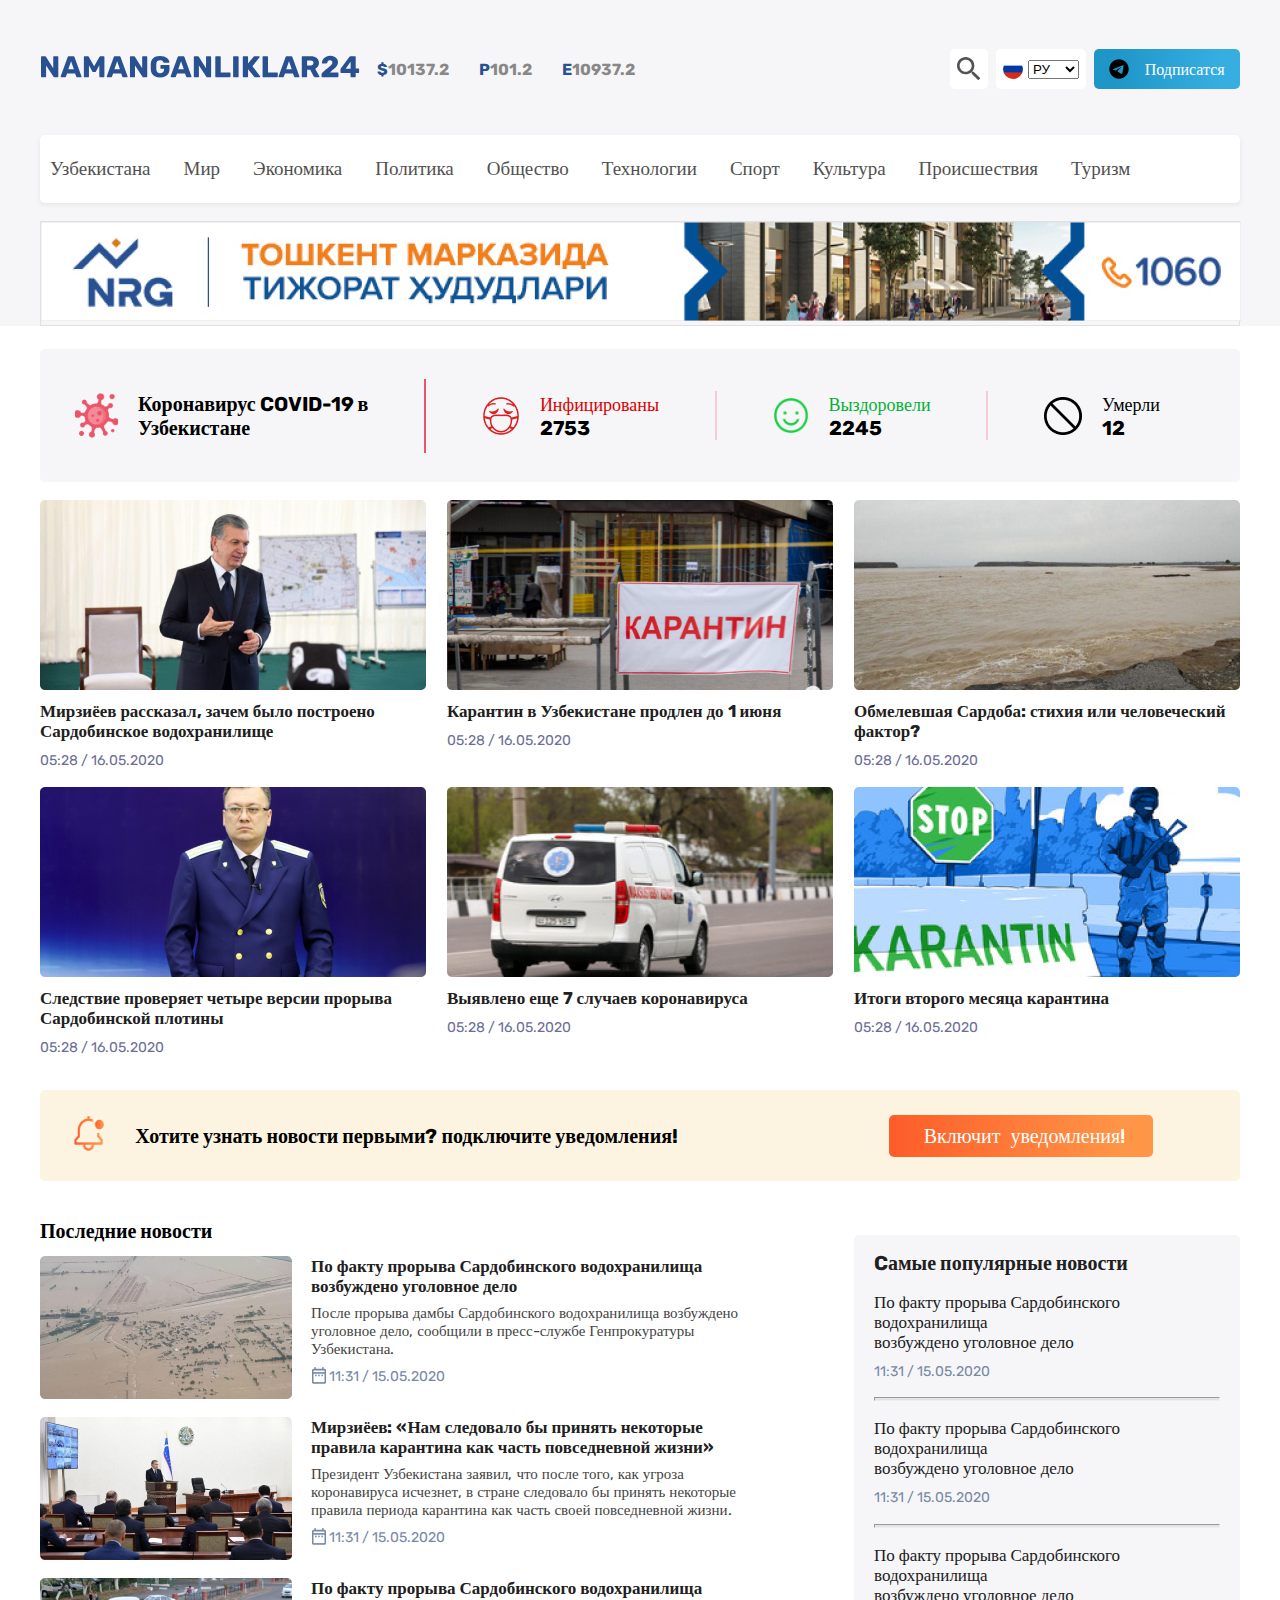
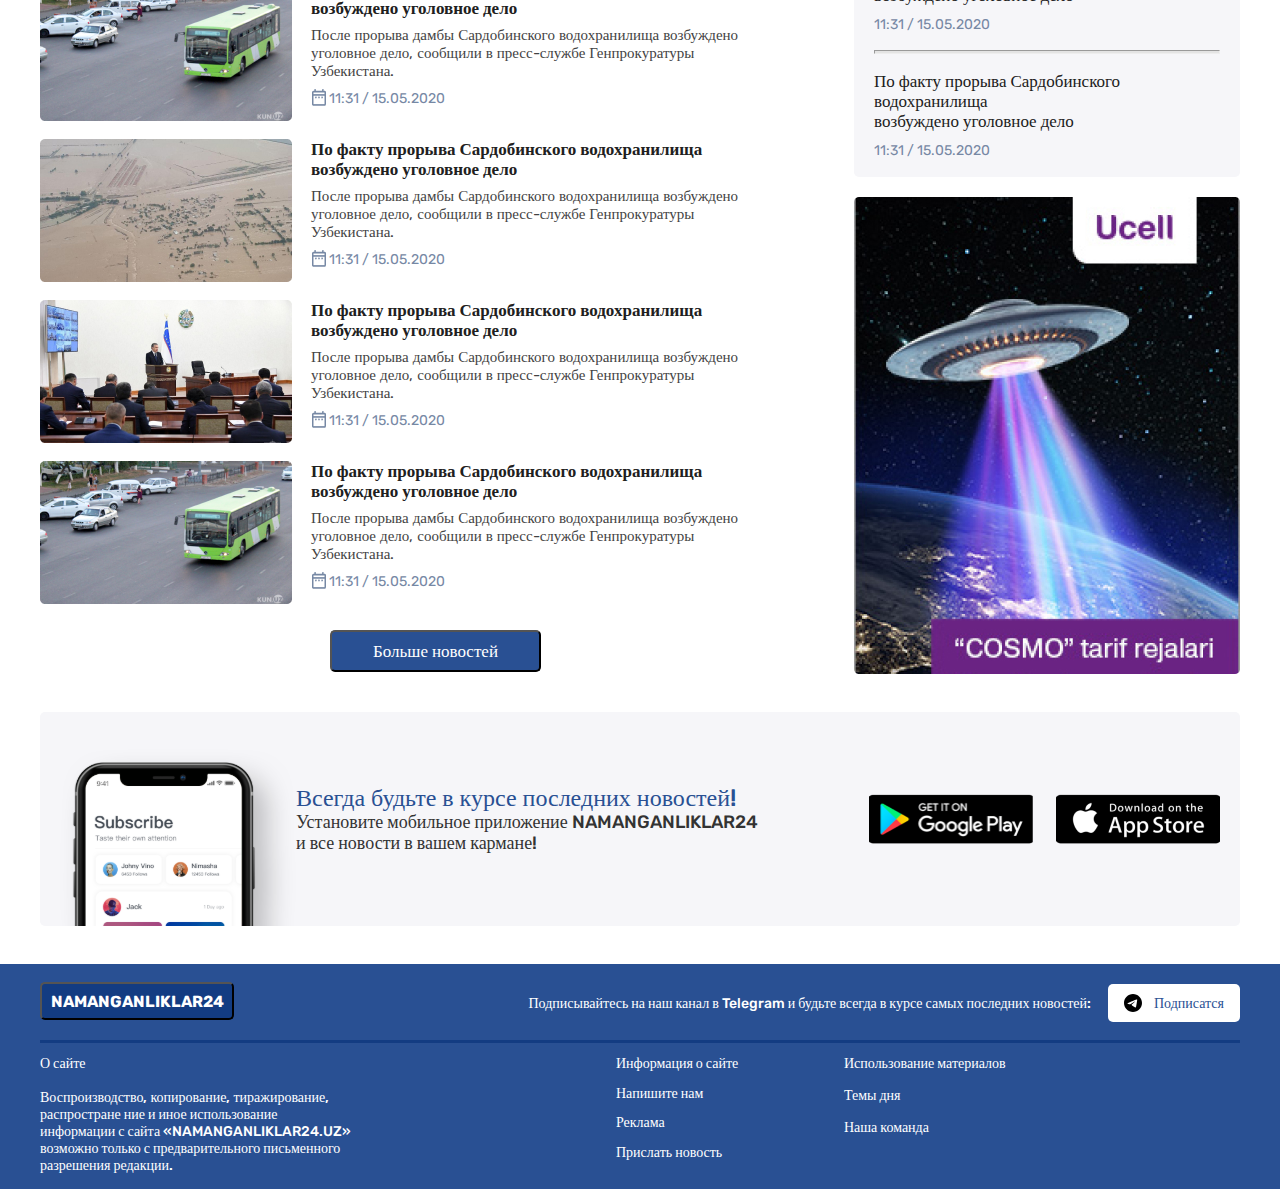
<file: index.html>
<!DOCTYPE html>
<html lang="ru">

<head>
  <meta charset="UTF-8">
  <meta http-equiv="X-UA-Compatible" content="IE=edge">
  <meta name="viewport" content="width=device-width, initial-scale=1.0">
  <link rel="stylesheet" href="./css/main.css">
  <title>Namanganliklar</title>
</head>

<body>
  <!-- HEADER -->
  <header class="header">
    <div class="container">
      <div class="header-top">
        <div class="header-top-left">
          <a href="#" class="header-logo-link">
            <img class="header-logo" src="./images/logo.svg" alt="Website Logo" width="320" height="40">
          </a>
          <div class="header-currency">
            <div class="header-currency-item">
              <span>$ </span>
              <p class="header-currency-desc">10137.2</p>
            </div>
            <div class="header-currency-item">
              <span>P </span>
              <p class="header-currency-desc">101.2</p>
            </div>
            <div class="header-currency-item">
              <span>E </span>
              <p class="header-currency-desc">10937.2</p>
            </div>
          </div>
        </div>
        <div class="header-top-right">
          <div class="header-search-item">
            <img src="./images/lupa.svg" alt="Header Search" width="24" height="24">
          </div>
          <div class="header-languages">
            <img class="flag-ru" src="./images/russianFlag.png" alt="flag" width="19.9" height="19.9">


            <form action="action.php" method="get">
              <select name="language" id="languages">
                <option value="russian">
                  РУ
                </option>
                <option value="uzbek">
                  UZ
                </option>
                <option value="english">
                  ENG
                </option>
              </select>
            </form>
          </div>
          <a href="contact.html" class="header-button">
            <img src="./images/telegram-brands.svg" alt="Header Button Tg" width="20" height="20">
            Подписатся
          </a>
        </div>

      </div>
      <nav class="nav">
        <ul class="nav-list">
          <li class="nav-item">
            <a href="list.html" class="nav-link">Узбекистана</a>
          </li>
          <li class="nav-item">
            <a href="list.html" class="nav-link">Мир</a>
          </li>
          <li class="nav-item">
            <a href="article.html" class="nav-link">Экономика</a>
          </li>
          <li class="nav-item">
            <a href="#" class="nav-link">Политика</a>
          </li>
          <li class="nav-item">
            <a href="contact.html" class="nav-link">Общество</a>
          </li>
          <li class="nav-item">
            <a href="#" class="nav-link">Технологии</a>
          </li>
          <li class="nav-item">
            <a href="#" class="nav-link">Спорт</a>
          </li>
          <li class="nav-item">
            <a href="#" class="nav-link">Культура</a>
          </li>
          <li class="nav-item">
            <a href="#" class="nav-link">Происшествия</a>
          </li>
          <li class="nav-item"><a href="" class="nav-link">Туризм</a></li>
        </ul>
      </nav>
      <div class="header-advertisement">
        <img class="launch-img" src="./images/advertisement.jpg" alt="Header Advertisement">
      </div>
    </div>
  </header>

  <!--MAIN  -->
  <main>
    <section>
      <div class="container">
        <div class="informatsion">
          <ul class="informatsion-list">
            <li class="informatsion-item">
              <a class="informatsion-link" href="#">
                <img src="./images/coronavirus.svg" alt="koronavirus" width="43" height="45"><strong> Коронавирус
                  COVID-19 в <br> Узбекистане </strong>
              </a>
            </li>
            <span class="line"> </span>
            <li class="informatsion-item">

              <a class="informatsion-link" href="#">
                <img src="./images/illness.png" alt="ilness" width="38" height="40">
                <span class="info">
                  <span class="red">Инфицированы</span> <strong>2753</strong>
                </span>
              </a>
            </li>
            <span class="line-2"> </span>
            <li class="informatsion-item">

              <a class="informatsion-link" href="#">
                <img src="./images/recovered.png" alt="recovered" width="36" height="37.5">
                <span class="info">
                  <span class="green">Выздоровели</span> <strong>2245</strong>
                </span>
              </a>
            </li>
            <span class="line-2"></span>
            <li class="informatsion-item">

              <a class="informatsion-link" href="#"><img src="./images/died.png" alt="died" width="38" height="38">
                <span class="info">
                  <span class="black">Умерли</span>
                  <strong>12</strong>
                </span>
              </a>
            </li>
          </ul>
        </div>
      </div>
    </section>
    <!-- SECTION-2 -->
    <section>
      <div class="container">
        <ul class="information-list">
          <li class="information-item">
            <a href="article.html">
              <img src="./images/prezident.jpg" alt="Мирзиёев рассказал, зачем было построено 
            Сардобинское водохранилище" width="386" height="190">
              <strong>Мирзиёев рассказал, зачем было построено Сардобинское водохранилище</strong>
              <span>05:28 / 16.05.2020</span>
            </a>
          </li>
          <li class="information-item">
            <a href="article.html">
              <img src="./images/karantin.jpg" alt="Мирзиёев рассказал, зачем было построено 
            Сардобинское водохранилище" width="386" height="190">
              <strong>Карантин в Узбекистане продлен до 1 июня</strong>
              <span>05:28 / 16.05.2020</span>
            </a>
          </li>
          <li class="information-item">
            <a href="article.html">
              <img src="./images/river.jpg" alt="Мирзиёев рассказал, зачем было построено 
            Сардобинское водохранилище" width="386" height="190">
              <strong>Обмелевшая Сардоба: стихия или
                человеческий фактор?</strong>
              <span>05:28 / 16.05.2020</span>
            </a>
          </li>
          <li class="information-item">
            <a href="article.html">
              <img src="./images/prokuror.jpg" alt="Мирзиёев рассказал, зачем было построено 
            Сардобинское водохранилище" width="386" height="190">
              <strong>Следствие проверяет четыре версии
                прорыва Сардобинской плотины</strong>
              <span>05:28 / 16.05.2020</span>
            </a>
          </li>
          <li class="information-item">
            <a href="article.html">
              <img src="./images/ambulance.jpg" alt="Мирзиёев рассказал, зачем было построено 
            Сардобинское водохранилище" width="386" height="190">
              <strong>Выявлено еще 7 случаев коронавируса</strong>
              <span>05:28 / 16.05.2020</span>
            </a>
          </li>
          <li class="information-item">
            <a href="article.html">
              <img src="./images/soldier.jpg" alt="Мирзиёев рассказал, зачем было построено 
            Сардобинское водохранилище" width="386" height="190">
              <strong>Итоги второго месяца карантина</strong>
              <span>05:28 / 16.05.2020</span>
            </a>
          </li>
        </ul>
      </div>
    </section>

    <!-- SECTION--3 -->

    <section>
      <div class="container">
        <div class="notification">
          <a href="contact.html"> <img src="./images/notification.png" alt="notification" width="30" height="34.5">
          </a>
          <p><strong>Хотите узнать новости первыми? подключите уведомления!</strong>
          </p>
          <input class="favorite styled" type="button" value="Включит  уведомления!">
        </div>
      </div>
    </section>

    <!-- SECTION--4 -->
    <section>
      <div class="container">
        <span class="news-public-theme">
          <b>Последние новости</b>
        </span>
        <!-- fffffff -->
        <div class="news-public-info">
          <ul class="news-public-list">
            <li class="news-public-item">
              <a href="#">
                <img src="./images/flood.jpg" alt="image-info" width="252" height="143">
                <span class="news-public-infobloc">
                  <p><b> По факту прорыва Сардобинского водохранилища возбуждено уголовное дело</b> </p>
                  <p>После прорыва дамбы Сардобинского водохранилища возбуждено <br> уголовное дело, сообщили в
                    пресс-службе Генпрокуратуры <br>
                    Узбекистана.
                  </p>
                  <span class="date">
                    <img src="./images/date.png" alt="date" width="18" height="20">11:31 / 15.05.2020
                  </span>

                </span>
              </a>
            </li>
            <li class="news-public-item">
              <a href="#">
                <img src="./images/meeting.png" alt="image-info" width="252" height="143">
                <span class="news-public-infobloc">
                  <p><b> Мирзиёев: «Нам следовало бы принять некоторые правила
                      карантина как часть повседневной жизни»
                    </b> </p>
                  <p>Президент Узбекистана заявил, что после того, как угроза <br> коронавируса исчезнет, в стране
                    следовало бы принять некоторые <br> правила периода карантина как часть своей повседневной жизни.

                  </p>
                  <span class="date">
                    <img src="./images/date.png" alt="date" width="18" height="20">11:31 / 15.05.2020
                  </span>

                </span>
              </a>
            </li>
            <li class="news-public-item">
              <a href="#">
                <img src="./images/bus.png" alt="image-info" width="252" height="143">
                <span class="news-public-infobloc">
                  <p><b> По факту прорыва Сардобинского водохранилища возбуждено уголовное дело</b> </p>
                  <p>После прорыва дамбы Сардобинского водохранилища возбуждено <br> уголовное дело, сообщили в
                    пресс-службе Генпрокуратуры <br>
                    Узбекистана.
                  </p>
                  <span class="date">
                    <img src="./images/date.png" alt="date" width="18" height="20">11:31 / 15.05.2020
                  </span>

                </span>
              </a>
            </li>
            <li class="news-public-item">
              <a href="#">
                <img src="./images/flood.jpg" alt="image-info" width="252" height="143">
                <span class="news-public-infobloc">
                  <p><b> По факту прорыва Сардобинского водохранилища возбуждено уголовное дело</b> </p>
                  <p>После прорыва дамбы Сардобинского водохранилища возбуждено <br> уголовное дело, сообщили в
                    пресс-службе Генпрокуратуры <br>
                    Узбекистана.
                  </p>
                  <span class="date">
                    <img src="./images/date.png" alt="date" width="18" height="20">11:31 / 15.05.2020
                  </span>

                </span>
              </a>
            </li>
            <li class="news-public-item">
              <a href="#">
                <img src="./images/meeting.png" alt="image-info" width="252" height="143">
                <span class="news-public-infobloc">
                  <p><b> По факту прорыва Сардобинского водохранилища возбуждено уголовное дело</b> </p>
                  <p>После прорыва дамбы Сардобинского водохранилища возбуждено <br> уголовное дело, сообщили в
                    пресс-службе Генпрокуратуры <br>
                    Узбекистана.
                  </p>
                  <span class="date">
                    <img src="./images/date.png" alt="date" width="18" height="20">11:31 / 15.05.2020
                  </span>

                </span>
              </a>
            </li>
            <li class="news-public-item">
              <a href="#">
                <img src="./images/bus.png" alt="image-info" width="252" height="143">
                <span class="news-public-infobloc">
                  <p><b> По факту прорыва Сардобинского водохранилища возбуждено уголовное дело</b> </p>
                  <p>После прорыва дамбы Сардобинского водохранилища возбуждено <br> уголовное дело, сообщили в
                    пресс-службе Генпрокуратуры <br>
                    Узбекистана.
                  </p>
                  <span class="date">
                    <img src="./images/date.png" alt="date" width="18" height="20">11:31 / 15.05.2020
                  </span>

                </span>
              </a>
            </li>

          </ul>
        </div>

        <!-- << ASIDE >> -->

        <aside>
          <div class="news">
            <p class="news-topic"><b>Cамые популярные новости</b> </p>
            <div class="news-list">
              <p>По факту прорыва Сардобинского <br> водохранилища <br>
                возбуждено уголовное дело</p>
              <span>11:31 / 15.05.2020</span>
            </div>
            <hr class="news-line">
            <div class="news-list">
              <p>По факту прорыва Сардобинского <br> водохранилища <br>
                возбуждено уголовное дело</p>
              <span>11:31 / 15.05.2020</span>
            </div>
            <hr class="news-line">
            <div class="news-list">
              <p>По факту прорыва Сардобинского <br> водохранилища <br>
                возбуждено уголовное дело</p>
              <span>11:31 / 15.05.2020</span>
            </div>
            <hr class="news-line">
            <div class="news-list">
              <p>По факту прорыва Сардобинского <br> водохранилища <br>
                возбуждено уголовное дело</p>
              <span>11:31 / 15.05.2020</span>
            </div>
          </div>
          <img class="ucell-img" src="./images/ucell.jpg" alt="ucell-trafic" width="386" height="477">
        </aside>
        <button class="button" type="button">Больше новостей</button>
      </div>
    </section>
    <!-- SECTION-5 -->
    <section>
      <div class="container">
        <div class="app-store">
          <img src="./images/phone.svg" alt="phone" width="236" height="177">
          <span>
            <p>Всегда будьте в курсе последних новостей!</p>
            <a href="#link">Установите мобильное приложение NAMANGANLIKLAR24 <br>
              и все новости в вашем кармане!</a>
          </span>

          <a class="images-google-play" href="https://play.google.com
        " target="_blank">
            <img src="./images/googleplay.png" alt="googleplay" width="164" height="50">
            <img src="./images/appstore.png" alt="app-store" width="164" height="50">
          </a>
        </div>
      </div>
    </section>
  </main>

  <!-- FOOTER -->

  <footer class="footer">
    <div class="container">
      <div class="footer-site">
        <button class="namanganliklar-logo-button" type="button"><span>NAMANGANLIKLAR24</span></button>
        <a class="telegram-link" href="contact.html">Подписывайтесь на наш канал в Telegram и будьте всегда в курсе
          самых последних
          новостей:</a>
        <a class="follow" href="https://t.me/namanganliklar" target="_blank"><img src="./images/telegram-brands.svg"
            alt="follow" width="18" height="20"><span>Подписатся</span> </a>
        <span class="line-footer"></span>
        <a class="about-site" href="contact.html">О сайте <br><br>
          Воспроизводство, копирование, тиражирование, распростране ние и иное использование <br> информации с сайта
          «NAMANGANLIKLAR24.UZ» <br> возможно только с предварительного письменного <br> разрешения редакции.
        </a>
        <span class="site-service">
          <a href="contact.html">Информация о сайте</a>
          <a href="contact.html">Напишите нам </a>
          <a href="#">Реклама</a>
          <a href="">Прислать новость</a>
        </span>
        <span class="site-service-also">
          <a href="#">Использование материалов</a>
          <a href="#">Темы дня </a>
          <a href="contact.html">Наша команда</a>
        </span>

      </div>
    </div>
  </footer>

</body>

</html>
</file>
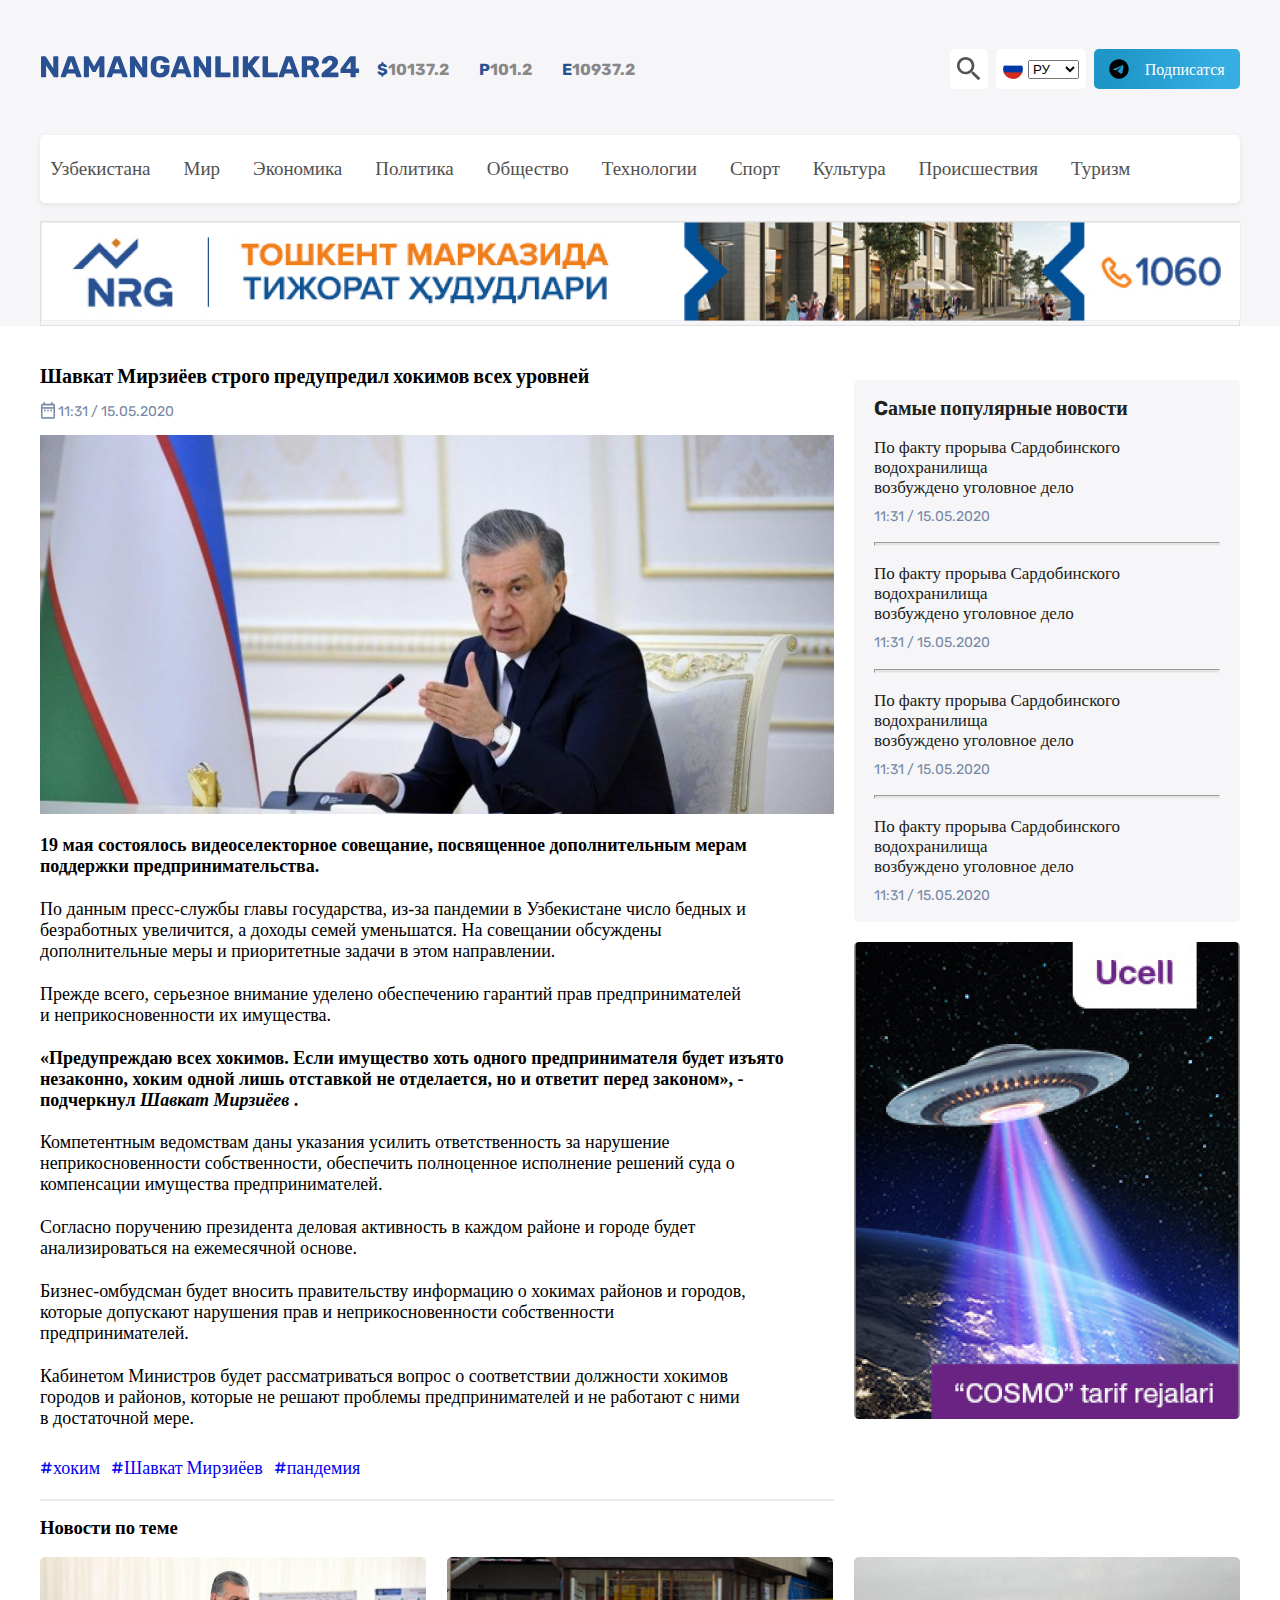
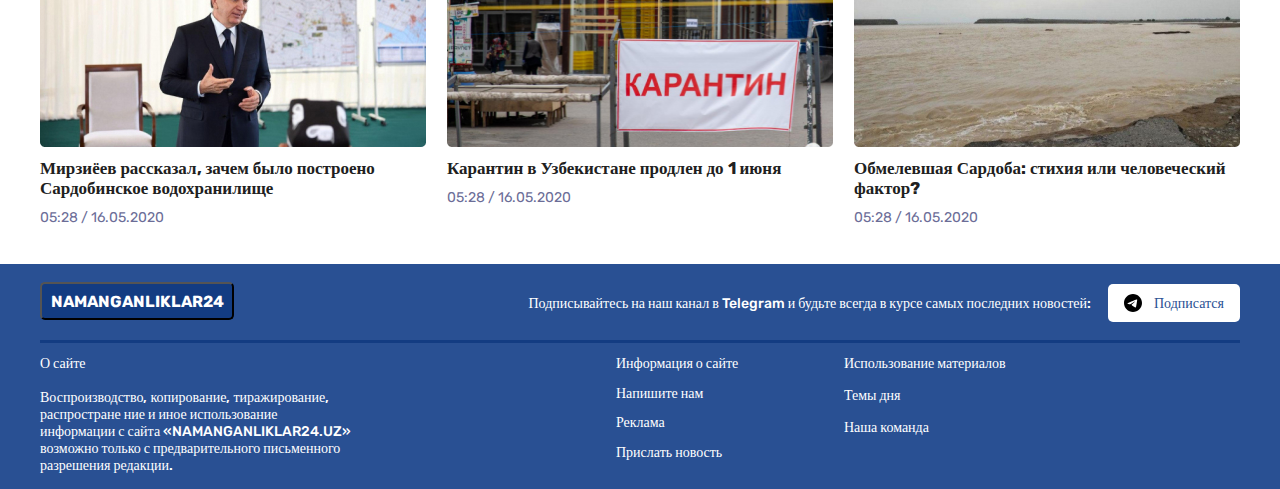
<file: article.html>
<!DOCTYPE html>
<html lang="ru">

<head>
  <meta charset="UTF-8">
  <meta http-equiv="X-UA-Compatible" content="IE=edge">
  <meta name="viewport" content="width=device-width, initial-scale=1.0">
  <link rel="stylesheet" href="./css/main.css">
  <title>Namanganliklar-article</title>
</head>

<body>
  <!-- HEADER -->
  <header class="header">
    <div class="container">
      <div class="header-top">
        <div class="header-top-left">
          <a href="#" class="header-logo-link">
            <img class="header-logo" src="./images/logo.svg" alt="Website Logo" width="320" height="40">
          </a>
          <div class="header-currency">
            <div class="header-currency-item">
              <span>$ </span>
              <p class="header-currency-desc">10137.2</p>
            </div>
            <div class="header-currency-item">
              <span>P </span>
              <p class="header-currency-desc">101.2</p>
            </div>
            <div class="header-currency-item">
              <span>E </span>
              <p class="header-currency-desc">10937.2</p>
            </div>
          </div>
        </div>
        <div class="header-top-right">
          <div class="header-search-item">
            <img src="./images/lupa.svg" alt="Header Search" width="24" height="24">
          </div>
          <div class="header-languages">
            <img class="flag-ru" src="./images/russianFlag.png" alt="flag" width="19.9" height="19.9">


            <form action="action.php" method="get">
              <select name="language" id="languages">
                <option value="russian">
                  РУ
                </option>
                <option value="uzbek">
                  UZ
                </option>
                <option value="english">
                  ENG
                </option>
              </select>
            </form>
          </div>
          <a href="contact.html" class="header-button">
            <img src="./images/telegram-brands.svg" alt="Header Button Tg" width="20" height="20">
            Подписатся
          </a>
        </div>

      </div>
      <nav class="nav">
        <ul class="nav-list">
          <li class="nav-item">
            <a href="index.html" class="nav-link">Узбекистана</a>
          </li>
          <li class="nav-item">
            <a href="index.html" class="nav-link">Мир</a>
          </li>
          <li class="nav-item">
            <a href="#" class="nav-link">Экономика</a>
          </li>
          <li class="nav-item">
            <a href="#" class="nav-link">Политика</a>
          </li>
          <li class="nav-item">
            <a href="list.html" class="nav-link">Общество</a>
          </li>
          <li class="nav-item">
            <a href="#" class="nav-link">Технологии</a>
          </li>
          <li class="nav-item">
            <a href="#" class="nav-link">Спорт</a>
          </li>
          <li class="nav-item">
            <a href="#" class="nav-link">Культура</a>
          </li>
          <li class="nav-item">
            <a href="list.html" class="nav-link">Происшествия</a>
          </li>
          <li class="nav-item"><a href="#" class="nav-link">Туризм</a></li>
        </ul>
      </nav>
      <div class="header-advertisement">
        <img class="launch-img" src="./images/advertisement.jpg" alt="Header Advertisement">
      </div>
    </div>
  </header>

  <!--MAIN  -->
  <main>

    <!-- SECTION--4 -->

    <section>
      <div class="container">
        <span class="news-public-theme">
          <b>Шавкат Мирзиёев строго предупредил хокимов всех уровней</b>
        </span>

        <!-- fffffff -->

        <div class="news-public-info">
          <span class="date">
            <img src="./images/date.png" alt="date" width="18" height="20">11:31 / 15.05.2020
          </span>
          <img class="prezident-2" src="./images/prezident-2.jpg" alt="prezident" width="794" height="379">
          <div class="informatsions-list">
            <p><strong>19 мая состоялось видеоселекторное совещание, посвященное дополнительным мерам поддержки
                предпринимательства.</strong></p>
            <p>По данным пресс-службы главы государства, из-за пандемии в Узбекистане число бедных и безработных
              увеличится, а доходы семей уменьшатся. На совещании обсуждены <br> дополнительные меры и приоритетные
              задачи в этом направлении.
            </p>
            <p>Прежде всего, серьезное внимание уделено обеспечению гарантий прав предпринимателей <br> и
              неприкосновенности их имущества.</p>
            <p><strong><q>Предупреждаю всех хокимов. Если имущество хоть одного предпринимателя будет изъято незаконно,
                  хоким одной лишь отставкой не отделается, но и ответит перед законом</q>, - подчеркнул <em>Шавкат
                  Мирзиёев</em> .</strong></p>
            <p>Компетентным ведомствам даны указания усилить ответственность за нарушение неприкосновенности
              собственности, обеспечить полноценное исполнение решений суда о компенсации имущества предпринимателей.
            </p>
            <p>Согласно поручению президента деловая активность в каждом районе и городе будет <br> анализироваться на
              ежемесячной основе.</p>
            <p>Бизнес-омбудсман будет вносить правительству информацию о хокимах районов и городов,<br> которые
              допускают нарушения прав и неприкосновенности собственности <br> предпринимателей.</p>
            <p>Кабинетом Министров будет рассматриваться вопрос о соответствии должности хокимов <br> городов и районов,
              которые не решают проблемы предпринимателей и не работают с ними <br> в достаточной мере.</p>
          </div>
          <ul class="h-tag">
            <li><a href="#">#хоким</a></li>
            <li><a href="#">#Шавкат Мирзиёев</a></li>
            <li><a href="#">#пандемия</a></li>
          </ul>
          <span class="informatsions-list-line"></span>
        </div>


        <!-- << ASIDE >> -->

        <aside>
          <div class="news">
            <p class="news-topic"><b>Cамые популярные новости</b> </p>
            <div class="news-list">
              <p>По факту прорыва Сардобинского <br> водохранилища <br>
                возбуждено уголовное дело</p>
              <span>11:31 / 15.05.2020</span>
            </div>
            <hr class="news-line">
            <div class="news-list">
              <p>По факту прорыва Сардобинского <br> водохранилища <br>
                возбуждено уголовное дело</p>
              <span>11:31 / 15.05.2020</span>
            </div>
            <hr class="news-line">
            <div class="news-list">
              <p>По факту прорыва Сардобинского <br> водохранилища <br>
                возбуждено уголовное дело</p>
              <span>11:31 / 15.05.2020</span>
            </div>
            <hr class="news-line">
            <div class="news-list">
              <p>По факту прорыва Сардобинского <br> водохранилища <br>
                возбуждено уголовное дело</p>
              <span>11:31 / 15.05.2020</span>
            </div>
          </div>
          <img class="ucell-img" src="./images/ucell.jpg" alt="ucell-trafic" width="386" height="477">
        </aside>

      </div>
    </section>

    <!--  article-section-add-news -->
    <section>

      <div class="container">
        <h3 class="add-news-theme">Новости по теме
        </h3>
        <ul class="information-list add-news">
          <li class="information-item">
            <a href="list.html">
              <img src="./images/prezident.jpg" alt="Мирзиёев рассказал, зачем было построено 
                  Сардобинское водохранилище" width="386" height="190">
              <strong>Мирзиёев рассказал, зачем было построено Сардобинское водохранилище</strong>
              <span>05:28 / 16.05.2020</span>
            </a>
          </li>
          <li class="information-item">
            <a href="list.html">
              <img src="./images/karantin.jpg" alt="Мирзиёев рассказал, зачем было построено 
                  Сардобинское водохранилище" width="386" height="190">
              <strong>Карантин в Узбекистане продлен до 1 июня</strong>
              <span>05:28 / 16.05.2020</span>
            </a>
          </li>
          <li class="information-item">
            <a href="list.html">
              <img src="./images/river.jpg" alt="Мирзиёев рассказал, зачем было построено 
                  Сардобинское водохранилище" width="386" height="190">
              <strong>Обмелевшая Сардоба: стихия или
                человеческий фактор?</strong>
              <span>05:28 / 16.05.2020</span>
            </a>
          </li>
        </ul>
      </div>
    </section>
  </main>

  <!-- FOOTER -->

  <footer class="footer footer3 ">
    <div class="container">
      <div class="footer-site">
        <button class="namanganliklar-logo-button" type="button"><span>NAMANGANLIKLAR24</span></button>
        <a class="telegram-link" href="contact.html">Подписывайтесь на наш канал в Telegram и будьте всегда в курсе
          самых последних
          новостей:</a>
        <a class="follow" href="https://t.me/namanganliklar" target="_blank"><img src="./images/telegram-brands.svg"
            alt="follow" width="18" height="20"><span>Подписатся</span> </a>
        <span class="line-footer"></span>
        <a class="about-site" href="#">О сайте <br><br>
          Воспроизводство, копирование, тиражирование, распростране ние и иное использование <br> информации с сайта
          «NAMANGANLIKLAR24.UZ» <br> возможно только с предварительного письменного <br> разрешения редакции.
        </a>
        <span class="site-service">
          <a href="contact.html">Информация о сайте</a>
          <a href="contact.html">Напишите нам </a>
          <a href="#">Реклама</a>
          <a href="">Прислать новость</a>
        </span>
        <span class="site-service-also">
          <a href="#">Использование материалов</a>
          <a href="#">Темы дня </a>
          <a href="contact.html">Наша команда</a>
        </span>

      </div>
    </div>
  </footer>

</body>

</html>
</file>
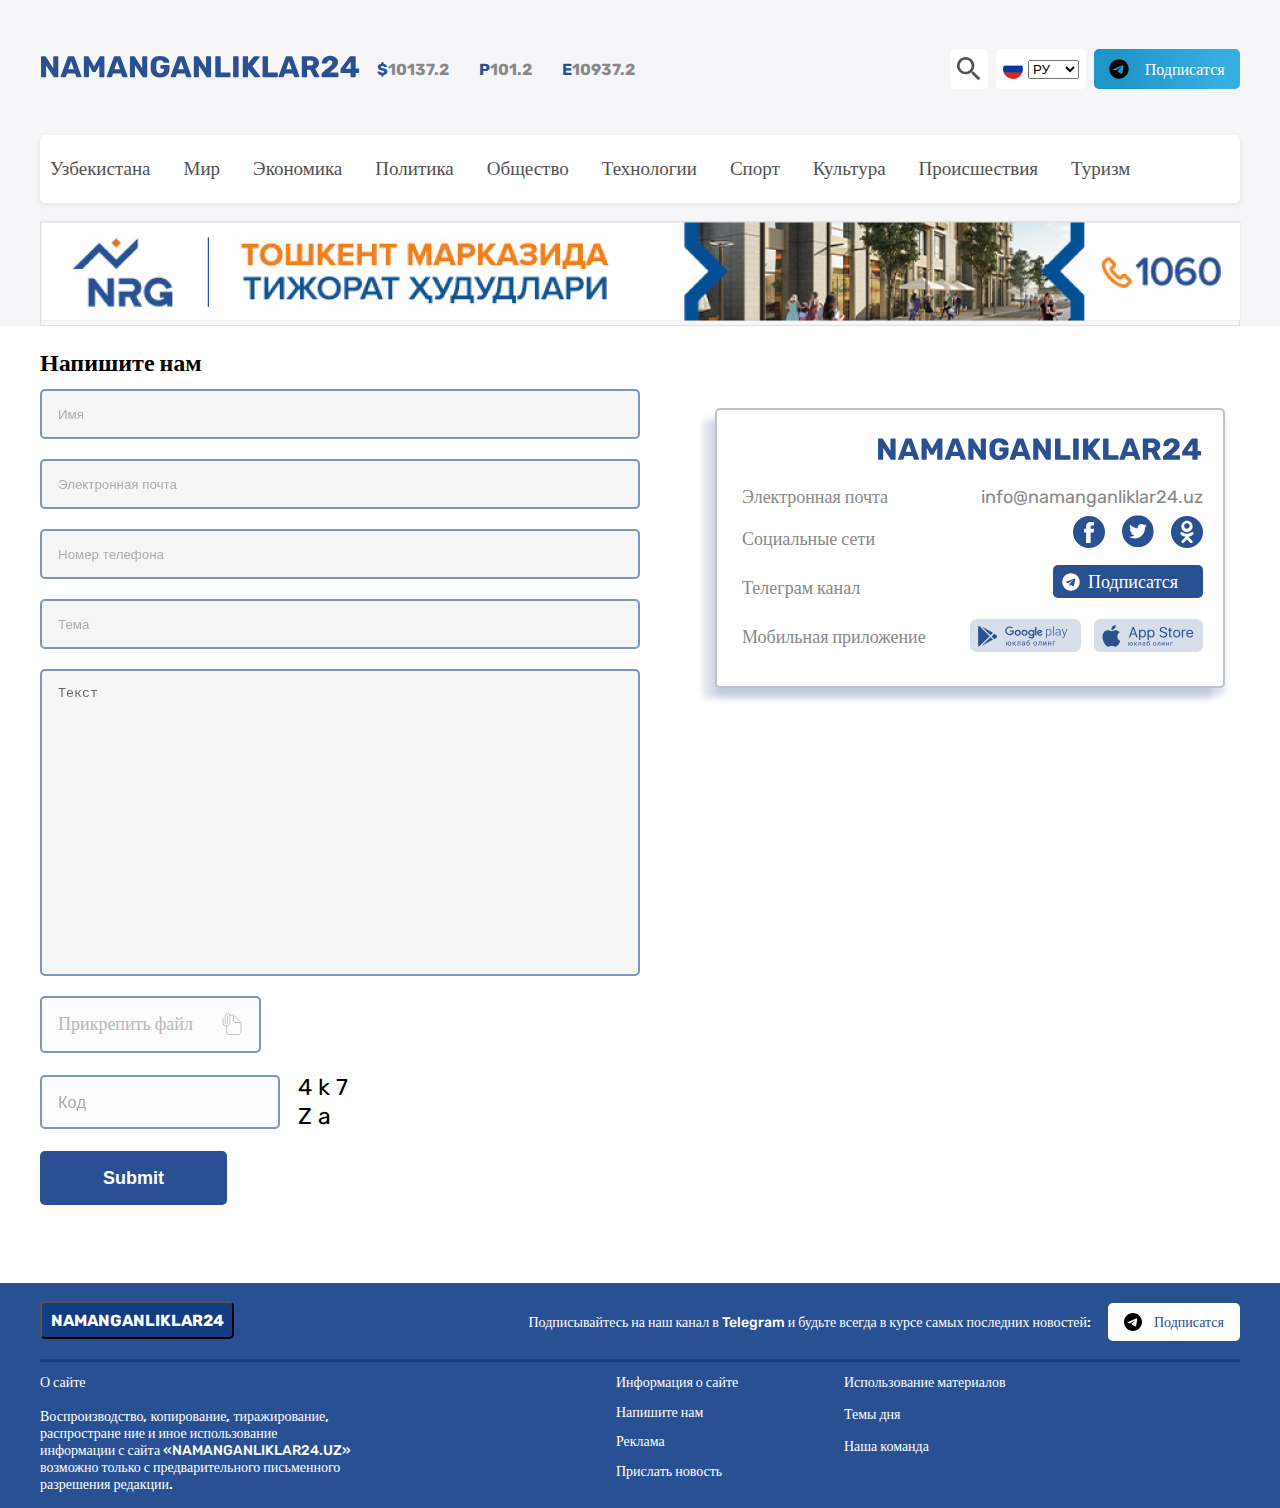
<file: contact.html>
<!DOCTYPE html>
<html lang="ru">

<head>
  <meta charset="UTF-8">
  <meta http-equiv="X-UA-Compatible" content="IE=edge">
  <meta name="viewport" content="width=device-width, initial-scale=1.0">
  <link rel="stylesheet" href="./css/main.css">
  <title>Namanganliklar-contact</title>
</head>

<body>
  <!-- HEADER -->
  <header class="header">
    <div class="container">
      <div class="header-top">
        <div class="header-top-left">
          <a href="#" class="header-logo-link">
            <img class="header-logo" src="./images/logo.svg" alt="Website Logo" width="320" height="40">
          </a>
          <div class="header-currency">
            <div class="header-currency-item">
              <span>$ </span>
              <p class="header-currency-desc">10137.2</p>
            </div>
            <div class="header-currency-item">
              <span>P </span>
              <p class="header-currency-desc">101.2</p>
            </div>
            <div class="header-currency-item">
              <span>E </span>
              <p class="header-currency-desc">10937.2</p>
            </div>
          </div>
        </div>
        <div class="header-top-right">
          <div class="header-search-item">
            <img src="./images/lupa.svg" alt="Header Search" width="24" height="24">
          </div>
          <div class="header-languages">
            <img class="flag-ru" src="./images/russianFlag.png" alt="flag" width="19.9" height="19.9">


            <form action="action.php" method="get">
              <select name="language" id="languages">
                <option value="russian">
                  РУ
                </option>
                <option value="uzbek">
                  UZ
                </option>
                <option value="english">
                  ENG
                </option>
              </select>
            </form>
          </div>
          <a href="contact.html" class="header-button">
            <img src="./images/telegram-brands.svg" alt="Header Button Tg" width="20" height="20">
            Подписатся
          </a>
        </div>

      </div>
      <nav class="nav">
        <ul class="nav-list">
          <li class="nav-item">
            <a href="list.html" class="nav-link">Узбекистана</a>
          </li>
          <li class="nav-item">
            <a href="index.html" class="nav-link">Мир</a>
          </li>
          <li class="nav-item">
            <a href="article.html" class="nav-link">Экономика</a>
          </li>
          <li class="nav-item">
            <a href="#" class="nav-link">Политика</a>
          </li>
          <li class="nav-item">
            <a href="#" class="nav-link">Общество</a>
          </li>
          <li class="nav-item">
            <a href="#" class="nav-link">Технологии</a>
          </li>
          <li class="nav-item">
            <a href="#" class="nav-link">Спорт</a>
          </li>
          <li class="nav-item">
            <a href="list.html" class="nav-link">Культура</a>
          </li>
          <li class="nav-item">
            <a href="index.html" class="nav-link">Происшествия</a>
          </li>
          <li class="nav-item"><a href="index.html" class="nav-link">Туризм</a></li>
        </ul>
      </nav>
      <div class="header-advertisement">
        <img class="launch-img" src="./images/advertisement.jpg" alt="Header Advertisement">
      </div>
    </div>
  </header>

  <!-- MAIN -->
  <section>
    <div class="container form-container">
      <div class="form">
        <h3>Напишите нам</h3>
        <form action="https://codeacademy.com" autocomplete="on" method="post">
          <input type="text" name="user_name" placeholder="Имя">
          <input type="email" name="user_email" placeholder="Электронная почта">
          <input type="tel" name="user_tel" placeholder="Номер телефона">
          <input type="text" name="theme" placeholder="Тема">
          <textarea name="additional_opinions" cols="30" rows="10">Текст</textarea>
          <div class="file">
            <input class="file-input" type="file" id="file" name="user's_file">Прикрепить файл
            <img src="./images/file.svg" alt="file" width="24" height="24">
          </div>
          <span class="password-border">
            <input type="password" id="password" name="password" placeholder="Код">
            <label for="password">4 k 7 Z a</label>
          </span>
          <span class="button-send">
            <input type="submit" placeholder="Отправить">
          </span>
        </form>
      </div>

      <!-- INFO CONTACT CARD -->

      <div class="info-namangan-contact">
        <img class="logo-contact-form" src="./images/logo.svg" alt="logo" width="325" height="33">
        <label for="e-mail">Электронная почта</label>
        <a class="e-mail" id="e-mail" href="mailto: info@namanganliklar24.uz"
          target="_blank">info@namanganliklar24.uz</a>
        <label for="network">Социальные сети</label>
        <span class="network-contact" id="network">
          <a href="https://www.facebook.com"><img src="./images/facebook.svg" alt="facebook" width="32" height="32"></a>
          <a href="https://twitter.com
          " target="_blank"><img src="./images/twitter.svg" alt="twitter" width="32" height="33"></a>
          <a href="http://ok.ru
          " target="_blank"><img src="./images/odnoklasnik.svg" alt="odnoklasnik" width="32" height="32"></a>
        </span>
        <label for="button-teleg">Телеграм канал</label>
        <a class="telegram-contact" href="https://t.me/namanganliklar" id="button-teleg" target="_blank"><img
            src="./images/cib-telegram.svg" alt="follow" width="18" height="20"><span>Подписатся</span> </a>
        <label for="phone-app">Мобильная приложение</label>
        <span class="app" id="phone-app">
          <a href="https://play.google.com
              "><img src="./images/google-play.svg" alt="google-play" width="111" height="33"></a>
          <a href="https://www.apple.com"><img src="./images/apple-store.svg" alt=""></a>
        </span>

      </div>
    </div>
  </section>

  <!-- FOOTER -->

  <footer class="footer footer3 ">
    <div class="container">
      <div class="footer-site">
        <button class="namanganliklar-logo-button" type="button"><span>NAMANGANLIKLAR24</span></button>
        <a class="telegram-link" href="contact.html">Подписывайтесь на наш канал в Telegram и будьте всегда в курсе
          самых последних
          новостей:</a>
        <a class="follow" href="https://t.me/namanganliklar" target="_blank"><img src="./images/telegram-brands.svg"
            alt="follow" width="18" height="20"><span>Подписатся</span> </a>
        <span class="line-footer"></span>
        <a class="about-site" href="#">О сайте <br><br>
          Воспроизводство, копирование, тиражирование, распростране ние и иное использование <br> информации с сайта
          «NAMANGANLIKLAR24.UZ» <br> возможно только с предварительного письменного <br> разрешения редакции.
        </a>
        <span class="site-service">
          <a href="contact.html">Информация о сайте</a>
          <a href="contact.html">Напишите нам </a>
          <a href="#">Реклама</a>
          <a href="">Прислать новость</a>
        </span>
        <span class="site-service-also">
          <a href="#">Использование материалов</a>
          <a href="#">Темы дня </a>
          <a href="contact.html">Наша команда</a>
        </span>

      </div>
    </div>
  </footer>
</body>

</html>
</file>
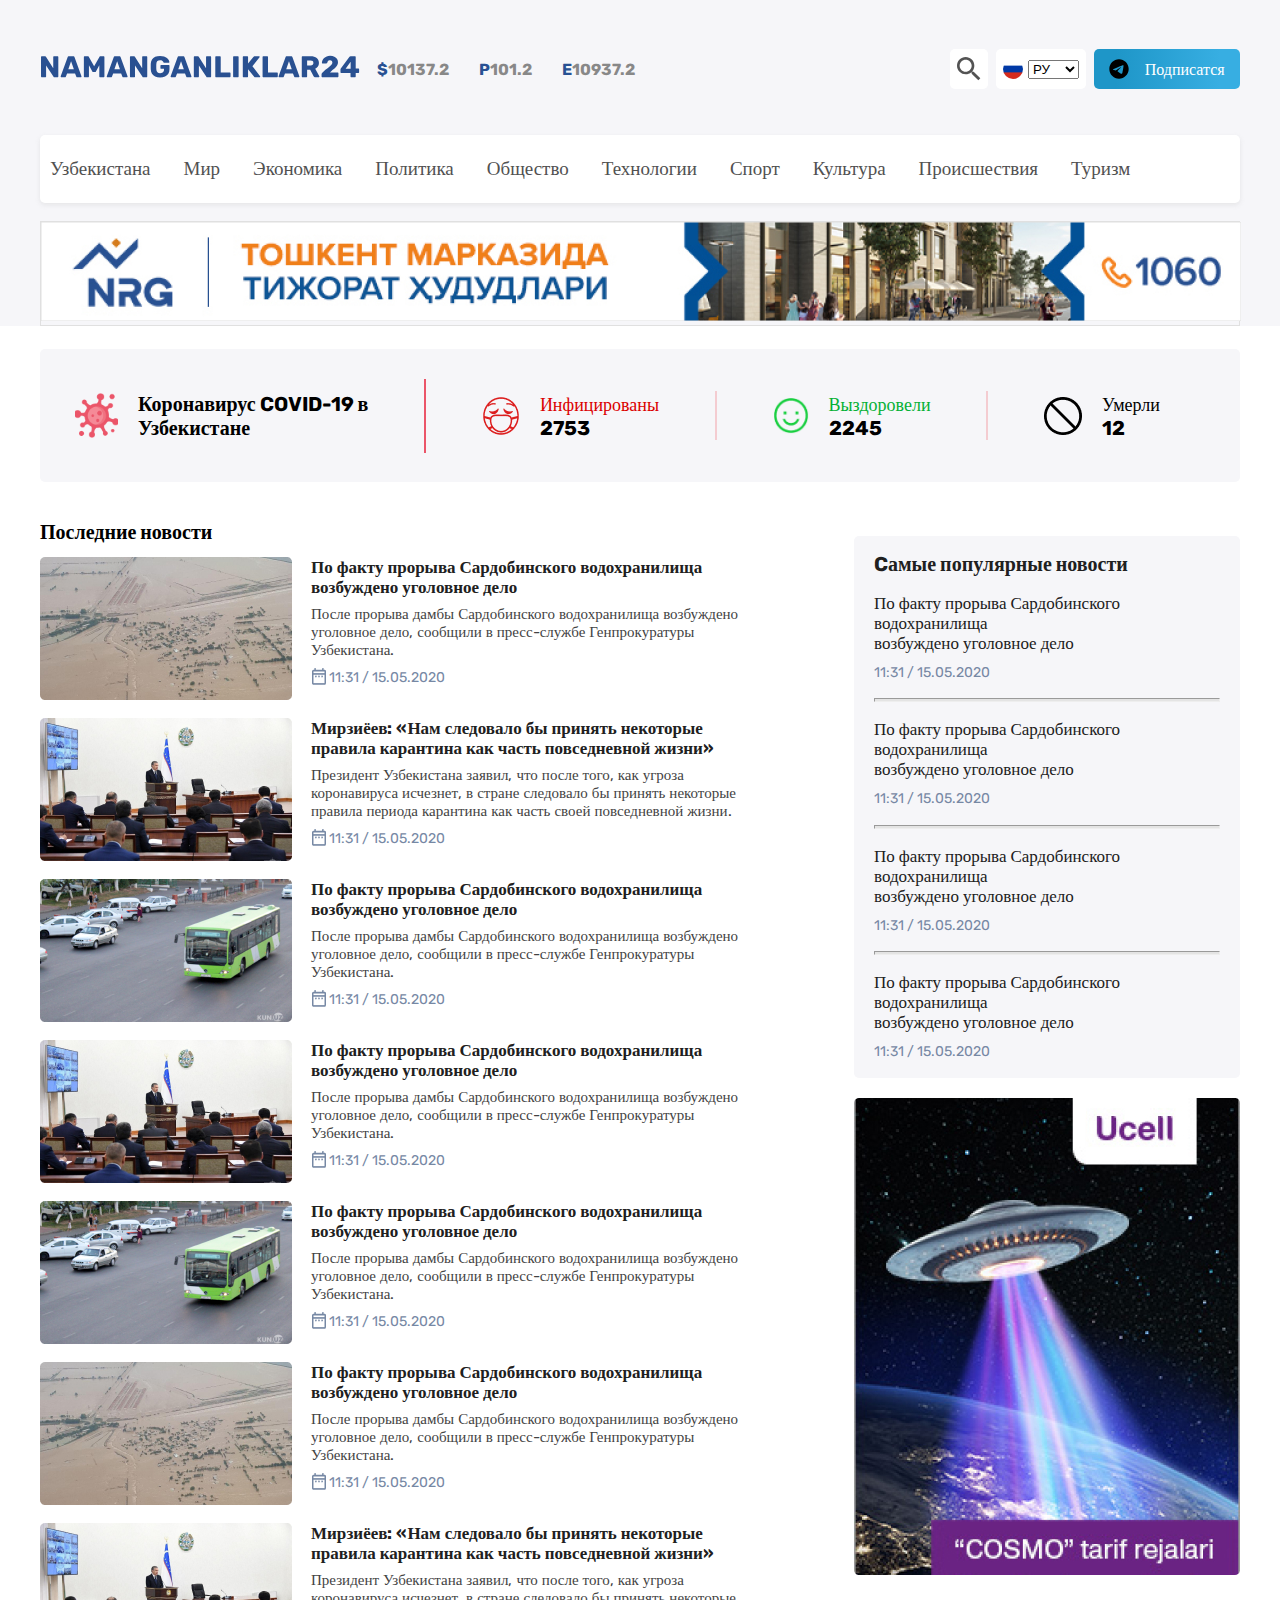
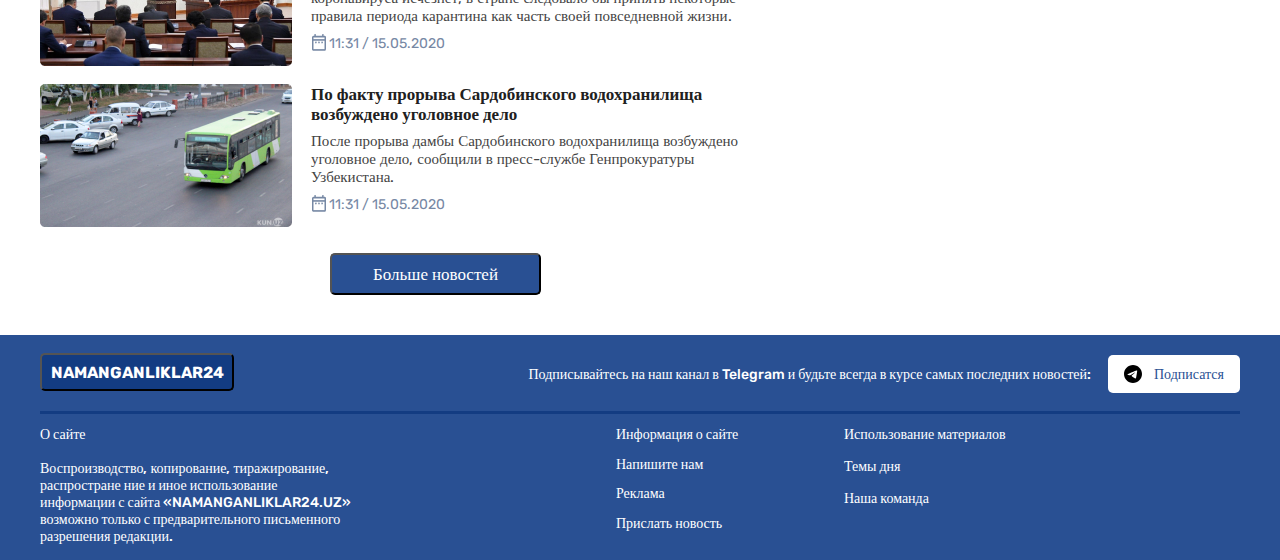
<file: list.html>
<!DOCTYPE html>
<html lang="ru">

<head>
  <meta charset="UTF-8">
  <meta http-equiv="X-UA-Compatible" content="IE=edge">
  <meta name="viewport" content="width=device-width, initial-scale=1.0">
  <link rel="stylesheet" href="./css/main.css">
  <title>Namanganliklar-list</title>
</head>

<body>
  <!-- HEADER -->
  <header class="header">
    <div class="container">
      <div class="header-top">
        <div class="header-top-left">
          <a href="#" class="header-logo-link">
            <img class="header-logo" src="./images/logo.svg" alt="Website Logo" width="320" height="40">
          </a>
          <div class="header-currency">
            <div class="header-currency-item">
              <span>$ </span>
              <p class="header-currency-desc">10137.2</p>
            </div>
            <div class="header-currency-item">
              <span>P </span>
              <p class="header-currency-desc">101.2</p>
            </div>
            <div class="header-currency-item">
              <span>E </span>
              <p class="header-currency-desc">10937.2</p>
            </div>
          </div>
        </div>
        <div class="header-top-right">
          <div class="header-search-item">
            <img src="./images/lupa.svg" alt="Header Search" width="24" height="24">
          </div>
          <div class="header-languages">
            <img class="flag-ru" src="./images/russianFlag.png" alt="flag" width="19.9" height="19.9">


            <form action="action.php" method="get">
              <select name="language" id="languages">
                <option value="russian">
                  РУ
                </option>
                <option value="uzbek">
                  UZ
                </option>
                <option value="english">
                  ENG
                </option>
              </select>
            </form>
          </div>
          <a href="contact.html" class="header-button">
            <img src="./images/telegram-brands.svg" alt="Header Button Tg" width="20" height="20">
            Подписатся
          </a>
        </div>

      </div>
      <nav class="nav">
        <ul class="nav-list">
          <li class="nav-item">
            <a href="index.html" class="nav-link">Узбекистана</a>
          </li>
          <li class="nav-item">
            <a href="#" class="nav-link">Мир</a>
          </li>
          <li class="nav-item">
            <a href="#" class="nav-link">Экономика</a>
          </li>
          <li class="nav-item">
            <a href="article.html" class="nav-link">Политика</a>
          </li>
          <li class="nav-item">
            <a href="list.html" class="nav-link">Общество</a>
          </li>
          <li class="nav-item">
            <a href="#" class="nav-link">Технологии</a>
          </li>
          <li class="nav-item">
            <a href="#" class="nav-link">Спорт</a>
          </li>
          <li class="nav-item">
            <a href="#" class="nav-link">Культура</a>
          </li>
          <li class="nav-item">
            <a href="index.html" class="nav-link">Происшествия</a>
          </li>
          <li class="nav-item"><a href="list.html" class="nav-link">Туризм</a></li>
        </ul>
      </nav>
      <div class="header-advertisement">
        <img class="launch-img" src="./images/advertisement.jpg" alt="Header Advertisement">
      </div>
    </div>
  </header>

  <!--MAIN  -->
  <main>
    <section>
      <div class="container">
        <div class="informatsion">
          <ul class="informatsion-list">
            <li class="informatsion-item">
              <a class="informatsion-link" href="article.html">
                <img src="./images/coronavirus.svg" alt="koronavirus" width="43" height="45"><strong> Коронавирус
                  COVID-19 в <br> Узбекистане </strong>
              </a>
            </li>
            <span class="line"> </span>
            <li class="informatsion-item">

              <a class="informatsion-link" href="article.html">
                <img src="./images/illness.png" alt="ilness" width="38" height="40">
                <span class="info">
                  <span class="red">Инфицированы</span> <strong>2753</strong>
                </span>
              </a>
            </li>
            <span class="line-2"> </span>
            <li class="informatsion-item">

              <a class="informatsion-link" href="article.html">
                <img src="./images/recovered.png" alt="recovered" width="36" height="37.5">
                <span class="info">
                  <span class="green">Выздоровели</span> <strong>2245</strong>
                </span>
              </a>
            </li>
            <span class="line-2"></span>
            <li class="informatsion-item">

              <a class="informatsion-link" href="article.html"><img src="./images/died.png" alt="died" width="38"
                  height="38">
                <span class="info">
                  <span class="black">Умерли</span>
                  <strong>12</strong>
                </span>
              </a>
            </li>
          </ul>
        </div>
      </div>
    </section>

    <!-- SECTION--4 -->
    <section>
      <div class="container">
        <span class="news-public-theme">
          <b>Последние новости</b>
        </span>
        <!-- fffffff -->
        <div class="news-public-info">
          <ul class="news-public-list">
            <li class="news-public-item">
              <a href="article.html">
                <img src="./images/flood.jpg" alt="image-info" width="252" height="143">
                <span class="news-public-infobloc">
                  <p><b> По факту прорыва Сардобинского водохранилища возбуждено уголовное дело</b> </p>
                  <p>После прорыва дамбы Сардобинского водохранилища возбуждено <br> уголовное дело, сообщили в
                    пресс-службе Генпрокуратуры <br>
                    Узбекистана.
                  </p>
                  <span class="date">
                    <img src="./images/date.png" alt="date" width="18" height="20">11:31 / 15.05.2020
                  </span>

                </span>
              </a>
            </li>
            <li class="news-public-item">
              <a href="article.html">
                <img src="./images/meeting.png" alt="image-info" width="252" height="143">
                <span class="news-public-infobloc">
                  <p><b> Мирзиёев: «Нам следовало бы принять некоторые правила
                      карантина как часть повседневной жизни»
                    </b> </p>
                  <p>Президент Узбекистана заявил, что после того, как угроза <br> коронавируса исчезнет, в стране
                    следовало бы принять некоторые <br> правила периода карантина как часть своей повседневной жизни.

                  </p>
                  <span class="date">
                    <img src="./images/date.png" alt="date" width="18" height="20">11:31 / 15.05.2020
                  </span>

                </span>
              </a>
            </li>
            <li class="news-public-item">
              <a href="article.html">
                <img src="./images/bus.png" alt="image-info" width="252" height="143">
                <span class="news-public-infobloc">
                  <p><b> По факту прорыва Сардобинского водохранилища возбуждено уголовное дело</b> </p>
                  <p>После прорыва дамбы Сардобинского водохранилища возбуждено <br> уголовное дело, сообщили в
                    пресс-службе Генпрокуратуры <br>
                    Узбекистана.
                  </p>
                  <span class="date">
                    <img src="./images/date.png" alt="date" width="18" height="20">11:31 / 15.05.2020
                  </span>

                </span>
              </a>

            <li class="news-public-item">
              <a href="article.html">
                <img src="./images/meeting.png" alt="image-info" width="252" height="143">
                <span class="news-public-infobloc">
                  <p><b> По факту прорыва Сардобинского водохранилища возбуждено уголовное дело</b> </p>
                  <p>После прорыва дамбы Сардобинского водохранилища возбуждено <br> уголовное дело, сообщили в
                    пресс-службе Генпрокуратуры <br>
                    Узбекистана.
                  </p>
                  <span class="date">
                    <img src="./images/date.png" alt="date" width="18" height="20">11:31 / 15.05.2020
                  </span>

                </span>
              </a>
            </li>
            <li class="news-public-item">
              <a href="article.html">
                <img src="./images/bus.png" alt="image-info" width="252" height="143">
                <span class="news-public-infobloc">
                  <p><b> По факту прорыва Сардобинского водохранилища возбуждено уголовное дело</b> </p>
                  <p>После прорыва дамбы Сардобинского водохранилища возбуждено <br> уголовное дело, сообщили в
                    пресс-службе Генпрокуратуры <br>
                    Узбекистана.
                  </p>
                  <span class="date">
                    <img src="./images/date.png" alt="date" width="18" height="20">11:31 / 15.05.2020
                  </span>

                </span>
              </a>
            </li>
            <li class="news-public-item">
              <a href="index.html">
                <img src="./images/flood.jpg" alt="image-info" width="252" height="143">
                <span class="news-public-infobloc">
                  <p><b> По факту прорыва Сардобинского водохранилища возбуждено уголовное дело</b> </p>
                  <p>После прорыва дамбы Сардобинского водохранилища возбуждено <br> уголовное дело, сообщили в
                    пресс-службе Генпрокуратуры <br>
                    Узбекистана.
                  </p>
                  <span class="date">
                    <img src="./images/date.png" alt="date" width="18" height="20">11:31 / 15.05.2020
                  </span>

                </span>
              </a>
            </li>
            <li class="news-public-item">
              <a href="index.html">
                <img src="./images/meeting.png" alt="image-info" width="252" height="143">
                <span class="news-public-infobloc">
                  <p><b> Мирзиёев: «Нам следовало бы принять некоторые правила
                      карантина как часть повседневной жизни»
                    </b> </p>
                  <p>Президент Узбекистана заявил, что после того, как угроза <br> коронавируса исчезнет, в стране
                    следовало бы принять некоторые <br> правила периода карантина как часть своей повседневной жизни.

                  </p>
                  <span class="date">
                    <img src="./images/date.png" alt="date" width="18" height="20">11:31 / 15.05.2020
                  </span>

                </span>
              </a>
            </li>
            <li class="news-public-item">
              <a href="index.html ">
                <img src="./images/bus.png" alt="image-info" width="252" height="143">
                <span class="news-public-infobloc">
                  <p><b> По факту прорыва Сардобинского водохранилища возбуждено уголовное дело</b> </p>
                  <p>После прорыва дамбы Сардобинского водохранилища возбуждено <br> уголовное дело, сообщили в
                    пресс-службе Генпрокуратуры <br>
                    Узбекистана.
                  </p>
                  <span class="date">
                    <img src="./images/date.png" alt="date" width="18" height="20">11:31 / 15.05.2020
                  </span>

                </span>
              </a>
            </li>

          </ul>
        </div>

        <!-- << ASIDE >> -->

        <aside>
          <div class="news">
            <p class="news-topic"><b>Cамые популярные новости</b> </p>
            <div class="news-list">
              <p>По факту прорыва Сардобинского <br> водохранилища <br>
                возбуждено уголовное дело</p>
              <span>11:31 / 15.05.2020</span>
            </div>
            <hr class="news-line">
            <div class="news-list">
              <p>По факту прорыва Сардобинского <br> водохранилища <br>
                возбуждено уголовное дело</p>
              <span>11:31 / 15.05.2020</span>
            </div>
            <hr class="news-line">
            <div class="news-list">
              <p>По факту прорыва Сардобинского <br> водохранилища <br>
                возбуждено уголовное дело</p>
              <span>11:31 / 15.05.2020</span>
            </div>
            <hr class="news-line">
            <div class="news-list">
              <p>По факту прорыва Сардобинского <br> водохранилища <br>
                возбуждено уголовное дело</p>
              <span>11:31 / 15.05.2020</span>
            </div>
          </div>
          <img class="ucell-img" src="./images/ucell.jpg" alt="ucell-trafic" width="386" height="477">
        </aside>
        <button class="button" type="button">Больше новостей</button>
      </div>
    </section>

  </main>

  <!-- FOOTER -->

  <footer class="footer footer2">
    <div class="container">
      <div class="footer-site">
        <button class="namanganliklar-logo-button" type="button"><span>NAMANGANLIKLAR24</span></button>
        <a class="telegram-link" href="contact.html">Подписывайтесь на наш канал в Telegram и будьте всегда в курсе
          самых последних
          новостей:</a>
        <a class="follow" href="https://t.me/namanganliklar" target="_blank"><img src="./images/telegram-brands.svg"
            alt="follow" width="18" height="20"><span>Подписатся</span> </a>
        <span class="line-footer"></span>
        <a class="about-site" href="#">О сайте <br><br>
          Воспроизводство, копирование, тиражирование, распростране ние и иное использование <br> информации с сайта
          «NAMANGANLIKLAR24.UZ» <br> возможно только с предварительного письменного <br> разрешения редакции.
        </a>
        <span class="site-service">
          <a href="contact.html">Информация о сайте</a>
          <a href="#">Напишите нам </a>
          <a href="contact.html">Реклама</a>
          <a href="">Прислать новость</a>
        </span>
        <span class="site-service-also">
          <a href="#">Использование материалов</a>
          <a href="#">Темы дня </a>
          <a href="contact.html">Наша команда</a>
        </span>

      </div>
    </div>
  </footer>

</body>

</html>
</file>
<file: css/main.css>
@font-face {
    font-family: 'Rubik';
    font-style: normal;
    font-weight: 400;
    src: local(''),
        url('../fonts/rubik-v20-latin-regular.woff2') format('woff2'),
        url('../fonts/rubik-v20-latin-regular.woff') format('woff');
}

@font-face {
    font-family: 'Rubik';
    font-style: normal;
    font-weight: 500;
    src: local(''),
        url('../fonts/rubik-v20-latin-500.woff2') format('woff2'),
        url('../fonts/rubik-v20-latin-500.woff') format('woff');
}

@font-face {
    font-family: 'Rubik';
    font-style: normal;
    font-weight: 700;
    src: local(''),
        url('../fonts/rubik-v20-latin-700.woff2') format('woff2'),
        url('../fonts/rubik-v20-latin-700.woff') format('woff');
}

* {
    list-style-type: none;
    box-sizing: border-box;
    text-decoration: none;
    margin: 0;
    padding: 0;
}

body {

    font-family: 'Rubik';
    font-style: normal;
}

.header {
    background-color: #F6F6F9;
}

.container {
    position: relative;
    width: 1230px;
    margin: 0 auto;
    padding: 0 15px;
}

.header-top {
    display: flex;
    align-items: center;
    justify-content: space-between;
    padding-top: 47px;
    padding-bottom: 44px;
}

.header-top-left {
    width: 595px;
    display: flex;
    align-items: center;
    justify-content: space-between;
}

.header-logo {
    width: 320px;
    height: 40px;
}

.header-currency {
    display: flex;
    align-items: center;
    justify-content: space-between;
}

.header-currency {
    display: flex;
    align-items: center;
    justify-content: space-between;
    width: 258px;
    font-family: 'Rubik';
    font-style: normal;
    font-weight: 700;
    font-size: 16px;
    line-height: 19px;
    color: #285193;
}

.header-currency-item {
    display: flex;
    align-items: center;
    justify-content: space-between;
}

.header-currency-item+.header-currency-item {
    margin-left: 21px;
}

.header-currency-desc {
    color: #888;
}

.header-top-right {
    display: flex;
    align-items: center;
    justify-content: space-between;
    width: 290px;
}

.header-search-item {
    display: flex;
    align-items: center;
    justify-content: center;
    background: #FFFFFF;
    border-radius: 5px;
    width: 38.1px;
    height: 40px;
}

.header-languages {
    display: flex;
    align-items: center;
    justify-content: center;
    width: 89.76px;
    height: 40px;
    gap: 5px;
    background: #FFFFFF;
    border-radius: 5px;

}

.flag-ru {
    border-radius: 18px;
}

.header-button {
    display: flex;
    align-items: center;
    justify-content: space-evenly;
    background: linear-gradient(90deg, #1E96C8 15.07%, #37AEE2 85.96%);
    border-radius: 5px;
    font-family: 'Rubik';
    font-style: normal;
    font-weight: 500;
    font-size: 16px;
    line-height: 19px;
    color: #FFFFFF;
    width: 146px;
    height: 40px;
}

.nav {
    display: flex;
    align-items: center;
    width: 1200px;
    height: 68px;
    padding: 21px 10px 22px 10px;
    background: #FFFFFF;
    box-shadow: 0px 2px 5px rgba(159, 159, 159, 0.19);
    border-radius: 5px;
}

.nav-list {
    display: flex;
    align-items: center;
    justify-content: start;
}

.nav-item+.nav-item {
    margin-left: 33px;
}

.nav-link {
    font-family: 'Rubik';
    font-style: normal;
    font-weight: 500;
    font-size: 19px;
    line-height: 23px;
    color: #515151;
}

.header-advertisement {
    margin-top: 18px;
    margin-bottom: 23px;
    box-sizing: border-box;
    border: 1px solid #E0E0E0;
}

.launch-img {
    width: 1200px;
    height: 99px;
}

/* MAIN INFORMATSION */

.informatsion {
    display: flex;
    align-items: center;
    justify-content: start;
    background: #F6F6F9;
    border-radius: 5px;
    padding-right: 80px;
    padding-left: 35px;

}

.informatsion-list {
    display: flex;
    align-items: center;
    justify-content: space-between;
    width: 1200px;
    height: 133px;
}

/* .informatsion-item {
    display: flex;
    align-items: center;
    justify-content: space-between; 
 }   */
.line {
    width: 2px;
    height: 74px;
    background: #EB5569;
}

.line-2 {
    width: 2px;
    height: 49px;
    background: #F4CCD1;
}

.informatsion-link {
    display: flex;
    align-items: center;
    justify-content: space-between;
    font-family: 'Rubik';
    font-style: normal;
    font-weight: 500;
    font-size: 20px;
    line-height: 24px;
    color: #000000;
}

.informatsion-link>img {
    margin: 0 20px 0 0;
}

.info strong {
    display: flex;
}

.red {
    font-family: 'Rubik';
    font-style: normal;
    font-weight: 400;
    font-size: 18px;
    line-height: 21px;
    color: #DB0000;
}

.green {
    font-family: 'Rubik';
    font-style: normal;
    font-weight: 400;
    font-size: 18px;
    line-height: 21px;
    color: #05B135;
}

.black {
    font-family: 'Rubik';
    font-style: normal;
    font-weight: 400;
    font-size: 18px;
    line-height: 21px;
    color: #000000;
}

/* SECTION-2 */

.information-list {
    display: flex;
    justify-content: space-between;
    flex-wrap: wrap;
    margin-top: 18px;
}

.information-item {
    width: 386px;
}

.information-item:nth-child(n+4) {
    margin-top: 18px;
}

.information-item>a {
    display: flex;
    justify-content: start;
    flex-direction: column;
    gap: 11px;
    font-family: 'Rubik';
    font-style: normal;
    font-weight: 500;
    font-size: 17px;
    line-height: 20px;
    color: #202020;
}

.information-item>a>span {
    font-family: 'Rubik';
    font-style: normal;
    font-weight: 400;
    font-size: 14px;
    line-height: 17px;
    color: #6B6D97;
}

/* SECTION-3 */

.notification {
    display: flex;
    align-items: center;
    justify-content: start;
    width: 1200px;
    height: 91px;
    margin-top: 34px;
    padding-right: 20px;
    padding-left: 34px;
    background: rgba(239, 186, 84, 0.18);
    border-radius: 5px;
}

.notification p {
    margin-right: 211px;
    margin-left: 31.37px;
    font-family: 'Rubik';
    font-style: normal;
    font-weight: 500;
    font-size: 20px;
    line-height: 24px;
    color: #000000;

}

.styled {
    width: 264px;
    height: 42px;
    padding: 8px 8px 8px 15px;
    font-family: 'Rubik';
    font-style: normal;
    font-weight: 500;
    font-size: 20px;
    line-height: 24px;
    color: #FFFFFF;
    background: linear-gradient(90deg, #FE5C28 0%, rgba(255, 139, 54, 0.9) 88.43%);
    border: 0px solid;
    border-radius: 5px;
    cursor: pointer;
}


/* SECTION-4 */

.news-public-theme {
    display: block;
    margin-top: 38px;
    margin-bottom: 13px;
    font-family: 'Rubik';
    font-style: normal;
    font-weight: 500;
    font-size: 20px;
    line-height: 24px;
    color: #000000;
}

.news-public-info {
    display: inline-block;

}

/* ARTICLE.HTML STYLES */

.prezident-2 {
    margin: 14px 0px 17px 0px;
}

.informatsions-list {
    display: flex;
    justify-content: space-between;
    flex-direction: column;
    width: 794px;
    height: 594px;
    font-family: 'Roboto';
    font-style: normal;
    font-weight: 500;
    font-size: 18px;
    line-height: 21px;
    color: #000000;
}

.h-tag {
    display: flex;
    align-items: center;
    margin-top: 29px;
    margin-bottom: 20px;
    font-family: 'Rubik';
    font-style: normal;
    font-weight: 400;
    font-size: 18px;
    line-height: 21px;
    color: #28508E;
    gap: 11px;
}

.informatsions-list-line {
    display: flex;
    order: 1;
    width: 794px;
    height: 2px;
    background: #EBEBEB;
}

/* article-section-add-news */

.add-news-theme {
    margin-top: 16px;
}

/* end */

.news-public-list {
    display: flex;
    justify-content: space-between;
    flex-direction: column;
    gap: 18px;
}

.news-public-item>a {
    display: flex;
}

.news-public-infobloc {
    display: flex;
    flex-direction: column;
    margin-left: 19px;
    gap: 8px;
}

.news-public-infobloc>p:nth-child(1) {
    width: 434px;
    font-family: 'Rubik';
    font-style: normal;
    font-weight: 500;
    font-size: 17px;
    line-height: 20px;
    color: #202020;
}

.news-public-infobloc>p:nth-child(2) {
    width: 512px;
    font-family: 'Rubik';
    font-style: normal;
    font-weight: 400;
    font-size: 15px;
    line-height: 18px;
    color: #434343;
}

.date {
    display: flex;
    align-items: center;
    font-family: 'Rubik';
    font-style: normal;
    font-weight: 400;
    font-size: 14px;
    line-height: 17px;
    color: #7688A4;
}

/*<<< ASIDE >>>*/
aside {
    position: absolute;
    right: 15px;
    top: 16px;
    display: flex;
    align-items: flex-end;
    justify-content: space-between;
    flex-direction: column;

}

.news {
    display: flex;
    justify-content: space-between;
    flex-direction: column;
    background: #F6F6F9;
    border-radius: 5px;
    margin-top: 0;
    margin-right: 0px;
    margin-left: 813px;
    padding: 16px 19px 18px 20px;
    width: 386px;
    height: 542px;
}

.news-topic {
    font-family: 'Rubik';
    font-style: normal;
    font-weight: 500;
    font-size: 20px;
    line-height: 24px;
    color: #202020;
}

.news-list {
    display: flex;
    /* align-items: center; */
    justify-content: start;
    flex-direction: column;
}

.news-list>p {
    width: 347px;
    margin-bottom: 11px;
    font-family: 'Rubik';
    font-style: normal;
    font-weight: 400;
    font-size: 17px;
    line-height: 20px;
    color: #202020;
}

.news-list>span {
    font-family: 'Rubik';
    font-style: normal;
    font-weight: 400;
    font-size: 14px;
    line-height: 17px;
    color: #7688A4;
}

.news-line {
    background: #E4E4E4;
    width: 346px;
    height: 4px;
}

.ucell-img {
    margin-top: 20px;
    margin-bottom: 38px;
}

.button {
    position: absolute;
    width: 211px;
    height: 42px;
    left: 305px;
    bottom: -68px;
    background: #295093;
    border-radius: 5px;
    font-family: 'Rubik';
    font-style: normal;
    font-weight: 500;
    font-size: 17px;
    line-height: 20px;
    color: #FFFFFF;
    cursor: pointer;
}

.app-store {
    position: relative;
    display: flex;
    align-items: center;
    width: 1200px;
    height: 214px;
    background: #F6F6F9;
    border-radius: 5px;
    margin-top: 108px;
}

.app-store>img {
    margin-top: 37px;
    margin-left: 20px;
}

.app-store>span {
    gap: 10px;
}

.app-store>span>p {
    font-family: 'Rubik';
    font-style: normal;
    font-weight: 500;
    font-size: 24px;
    line-height: 28px;
    color: #295093;
}

.app-store>span>a {
    font-family: 'Rubik';
    font-style: normal;
    font-weight: 500;
    font-size: 18px;
    line-height: 21px;
    color: #333333;
}

.images-google-play {
    position: absolute;
    top: 82px;
    right: 20px;

}

.images-google-play>img:nth-child(1) {
    margin-right: 19.3px;
}

/* <<<<<FOOTER>>>>> */

.footer {

    background: #295093;
}

.footer2 {
    margin-top: 108px;
}

.footer-site {
    position: relative;
    width: 1200px;
    height: 225px;
    margin-top: 38px;
}

.namanganliklar-logo-button {
    position: absolute;
    width: 194px;
    height: 38px;
    left: 0px;
    top: 18px;
    background: #133C82;
    border-radius: 5px;
    cursor: pointer;
}

.namanganliklar-logo-button>span {
    font-family: 'Rubik';
    font-style: normal;
    font-weight: 700;
    font-size: 16px;
    line-height: 19px;
    color: #FFFFFF;
}

.footer-site>a {
    font-family: 'Rubik';
    font-style: normal;
    font-weight: 500;
    font-size: 14px;
    line-height: 17px;
    color: #FFFFFF;
}

.telegram-link {
    position: absolute;
    top: 31px;
    right: 149px;
}

.follow {
    position: absolute;
    display: flex;
    justify-content: space-around;
    padding: 10px 10px 10px 10px;
    top: 20px;
    right: 0px;
    display: flex;
    align-items: center;
    width: 132px;
    height: 38px;
    background: #FFFFFF;
    border-radius: 5px;

}

.follow span {
    font-family: 'Rubik';
    font-style: normal;
    font-weight: 500;
    font-size: 14px;
    line-height: 17px;
    color: #295093;
}

.line-footer {
    position: absolute;
    width: 1200px;
    height: 3px;
    top: 76px;
    background: #133C82;
}

.about-site {
    position: absolute;
    top: 91px;
    left: 0;
    width: 365px;
}

.site-service {
    position: absolute;
    display: flex;
    justify-content: space-between;
    flex-direction: column;
    width: 163px;
    height: 106px;
    top: 91px;
    left: 576px;
}

.site-service>a {
    font-family: 'Rubik';
    font-style: normal;
    font-weight: 500;
    font-size: 14px;
    line-height: 17px;
    color: #FFFFFF;
}

.site-service-also {
    position: absolute;
    position: absolute;
    display: flex;
    justify-content: space-between;
    flex-direction: column;
    top: 91px;
    left: 804px;
    width: 225px;
    height: 106px;
    padding-bottom: 25px;
}

.site-service-also>a {
    font-family: 'Rubik';
    font-style: normal;
    font-weight: 500;
    font-size: 14px;
    line-height: 17px;
    color: #FFFFFF;
}

/* MAIN PART OF CONTACT PAGE */

.form-container {
    position: relative;
}

.form {
    display: flex;
    flex-direction: column;
    width: 600px;
    height: 896px;
}

.form>h3 {
    width: 178px;
    font-size: 24px;
    line-height: 28px;
    color: #000000;
}

.form form {
    display: flex;
    justify-content: space-between;
    flex-direction: column;
    margin-top: 12px;
    gap: 20px;
}

.form>form>input {
    box-sizing: border-box;
    padding-left: 16px;
    width: 600px;
    height: 50px;
    background: #F1F1F1;
    opacity: 0.6;
    border: 2px solid #285193;
    border-radius: 5px;
    outline: none;
}

.form>form>textarea {
    box-sizing: border-box;
    padding-top: 15px;
    padding-left: 16px;
    background: #F1F1F1;
    opacity: 0.6;
    border: 2px solid #285193;
    border-radius: 5px;
    width: 100%;
    height: 307px;
    resize: none;
    outline: none;
}

.file-input[type="file"] {
    color: transparent;
    opacity: 0;
    position: absolute;
}

.file {
    box-sizing: border-box;
    width: 221px;
    display: flex;
    justify-content: space-between;
    align-items: center;
    background: #FBFBFB;
    opacity: 0.6;
    border: 2px solid #285193;
    border-radius: 5px;
    color: #888;
    padding-top: 14px;
    padding-right: 15.5px;
    padding-bottom: 15px;
    padding-left: 16px;
    font-weight: 400;
    font-size: 18px;
    line-height: 21px;
}

.password-border {
    display: flex;
    justify-content: space-between;
    align-items: center;
    width: 327px;

}

.password-border>input {
    padding-top: 15px;
    padding-right: 0px;
    padding-bottom: 14px;
    padding-left: 16px;
    box-sizing: border-box;
    background: #FBFBFB;
    opacity: 0.6;
    border: 2px solid #285193;
    border-radius: 5px;
    font-weight: 400;
    font-size: 16.5px;
    line-height: 21px;
    color: #888888;
    outline: none;
}

.password-border[placeholder="Код"] {
    box-sizing: border-box;
}

.password-border>label {
    margin-left: 18px;
    width: 88px;
    font-weight: 400;
    font-size: 23px;
    line-height: 29px;
    color: #000000;
}

.button-send>input {
    box-sizing: border-box;
    padding: 15px 61px 14px 61px;
    background: #295093;
    border: 2px solid rgba(40, 81, 147, 0.54);
    border-radius: 5px;
    font-weight: 700;
    font-size: 18px;
    line-height: 21px;
    color: #FFFFFF;
    cursor: pointer;
    transition: 0.2s;
}

.button-send>input:hover {
    background: #1900ff;
}

.info-namangan-contact {
    display: flex;
    justify-content: space-between;
    flex-wrap: wrap;
    box-sizing: border-box;
    position: absolute;
    padding-right: 20px;
    padding-bottom: 23px;
    padding-left: 25px;
    width: 510px;
    height: 280px;
    left: 690px;
    top: 59px;
    background: #FFFFFF;
    border: 2px solid #BCC3CD;
    border-radius: 5px;
    box-shadow: 0px 8px 6px rgba(41, 80, 145, 0.16), -12px 11px 6px rgba(41, 80, 145, 0.16);
    border-radius: 5px;
}

.info-namangan-contact>a {
    display: flex;
    justify-content: space-between;
    align-items: center;
}

.logo-contact-form {
    width: 325px;
    height: 33px;
    margin-top: 23px;
    margin-left: 135px;
}

.info-namangan-contact>label {
    display: flex;
    align-items: center;
    font-weight: 400;
    font-size: 18px;
    line-height: 21px;
    color: #888888;
}

.e-mail {
    margin-left: 92px;
    font-weight: 400;
    font-size: 18px;
    line-height: 21px;
    color: #888888;
}

.network-contact {
    margin-left: 197px;
}

.network-contact>a+a {
    margin-left: 13.2px;
}

.telegram-contact {
    margin-left: 192px;
    width: 150px;
    height: 33px;
    display: inline-flex;
    align-items: center;
    padding-top: 7.31px;
    padding-bottom: 6.31px;
    padding-right: 10px;
    padding-left: 9.31px;
    background: #295091;
    border-radius: 5px;
}

.telegram-contact:hover {
    background: #3723ee;
    transition: 0.7s;
}

.telegram-contact>span {
    margin-left: 6.31px;
    width: 105px;
    font-weight: 400;
    font-size: 18px;
    line-height: 21px;
    color: #FFFFFF;
}

.app {
    display: flex;
    align-items: center;
    justify-content: space-between;
}

.app>a:first-child>img {
    border-radius: 7px;
}

.app>a+a {
    margin-left: 13px;
}
</file>
